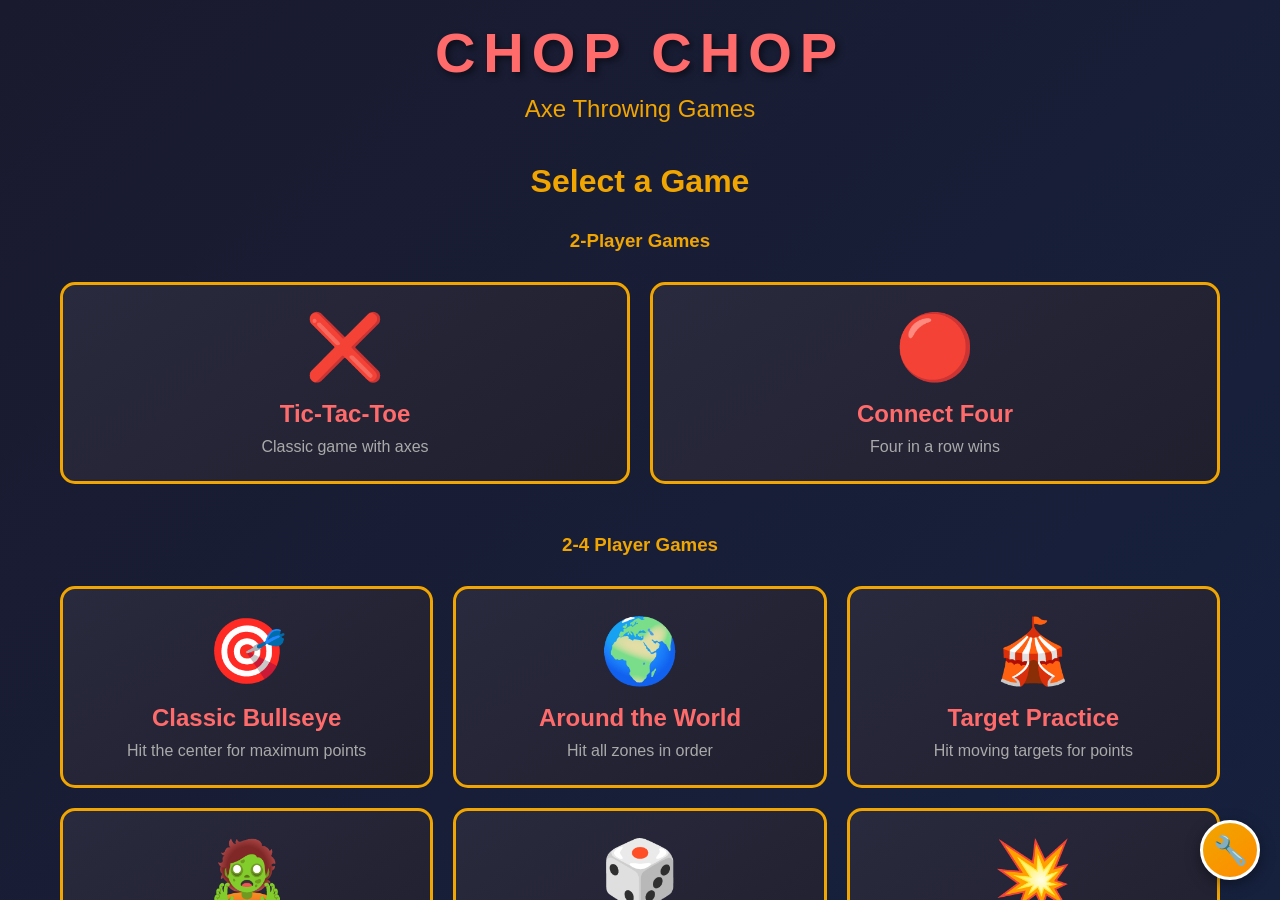
<file: index.html>
<!DOCTYPE html>
<html lang="en">
<head>
    <meta charset="UTF-8">
    <meta name="viewport" content="width=device-width, initial-scale=1.0, user-scalable=no">
    <title>Chop Chop - Axe Throwing Games</title>
    <link rel="stylesheet" href="styles.css">
</head>
<body>
    <div id="app">
        <!-- Main Menu -->
        <div id="mainMenu" class="screen active">
            <div class="logo">
                <h1>CHOP CHOP</h1>
                <p class="tagline">Axe Throwing Games</p>
            </div>

            <div class="menu-container">
                <h2>Select a Game</h2>

                <h3 style="color: #f0a500; margin-top: 20px; margin-bottom: 10px; text-align: center;">2-Player Games</h3>
                <div class="game-grid">
                    <button class="game-card" onclick="selectGame('ticTacToe')">
                        <div class="game-icon">❌</div>
                        <h3>Tic-Tac-Toe</h3>
                        <p>Classic game with axes</p>
                    </button>

                    <button class="game-card" onclick="selectGame('connectFour')">
                        <div class="game-icon">🔴</div>
                        <h3>Connect Four</h3>
                        <p>Four in a row wins</p>
                    </button>
                </div>

                <h3 style="color: #f0a500; margin-top: 30px; margin-bottom: 10px; text-align: center;">2-4 Player Games</h3>
                <div class="game-grid">
                    <button class="game-card" onclick="selectGame('bullseye')">
                        <div class="game-icon">🎯</div>
                        <h3>Classic Bullseye</h3>
                        <p>Hit the center for maximum points</p>
                    </button>

                    <button class="game-card" onclick="selectGame('aroundWorld')">
                        <div class="game-icon">🌍</div>
                        <h3>Around the World</h3>
                        <p>Hit all zones in order</p>
                    </button>

                    <button class="game-card" onclick="selectGame('targetPractice')">
                        <div class="game-icon">🎪</div>
                        <h3>Target Practice</h3>
                        <p>Hit moving targets for points</p>
                    </button>

                    <button class="game-card" onclick="selectGame('zombieHunt')">
                        <div class="game-icon">🧟</div>
                        <h3>Zombie Hunt</h3>
                        <p>Eliminate the undead horde</p>
                    </button>

                    <button class="game-card" onclick="selectGame('21')">
                        <div class="game-icon">🎲</div>
                        <h3>21 Game</h3>
                        <p>First to 21 points wins</p>
                    </button>

                    <button class="game-card" onclick="selectGame('knockout')">
                        <div class="game-icon">💥</div>
                        <h3>Cricket</h3>
                        <p>Close all numbers and score points</p>
                    </button>

                    <button class="game-card" onclick="selectGame('axeCrush')">
                        <div class="game-icon">💎</div>
                        <h3>Axe Crush</h3>
                        <p>Match-3 puzzle with axes</p>
                    </button>

                    <button class="game-card" onclick="selectGame('axeMemory')">
                        <div class="game-icon">🎴</div>
                        <h3>Axe Memory</h3>
                        <p>Find matching pairs</p>
                    </button>

                    <button class="game-card" onclick="selectGame('axeWordWack')">
                        <div class="game-icon">🔤</div>
                        <h3>Axe Word Wack</h3>
                        <p>Reveal the hidden word</p>
                    </button>

                    <button class="game-card" onclick="selectGame('emojiFrenzy')">
                        <div class="game-icon">😂</div>
                        <h3>Emoji Frenzy</h3>
                        <p>Hit the target emoji</p>
                    </button>

                    <button class="game-card" onclick="selectGame('badAxe')">
                        <div class="game-icon">🏀</div>
                        <h3>BAD AXE</h3>
                        <p>Trick-shot HORSE game</p>
                    </button>

                    <button class="game-card" onclick="selectGame('infectionMode')">
                        <div class="game-icon">🦠</div>
                        <h3>Infection Mode</h3>
                        <p>Team conversion battle</p>
                    </button>

                    <button class="game-card" onclick="selectGame('landmines')">
                        <div class="game-icon">💣</div>
                        <h3>Landmines</h3>
                        <p>Climb the ladder, avoid mines</p>
                    </button>

                    <button class="game-card" onclick="selectGame('throwRoyale')">
                        <div class="game-icon">👑</div>
                        <h3>Throw Royale</h3>
                        <p>Battle royale elimination</p>
                    </button>

                    <button class="game-card" onclick="selectGame('dateNight')">
                        <div class="game-icon">💕</div>
                        <h3>Date Night Mode</h3>
                        <p>Romantic couples mode</p>
                    </button>

                    <button class="game-card" onclick="selectGame('merryAxemas')">
                        <div class="game-icon">🎄</div>
                        <h3>Merry Axe-mas</h3>
                        <p>Festive Christmas mode</p>
                    </button>
                </div>

                <div class="menu-buttons">
                    <button class="btn-menu" onclick="showSettings()">⚙️ Settings</button>
                    <button class="btn-menu" onclick="showHelp()">❓ Help</button>
                </div>
            </div>
        </div>

        <!-- Player Setup Screen -->
        <div id="playerSetup" class="screen">
            <div class="setup-container">
                <h2>Player Setup</h2>
                <div class="player-input">
                    <label>Number of Players:</label>
                    <div class="number-selector">
                        <button onclick="changePlayerCount(-1)">-</button>
                        <span id="playerCount">2</span>
                        <button onclick="changePlayerCount(1)">+</button>
                    </div>
                </div>

                <div id="playerNames"></div>

                <button class="btn-primary" onclick="startGame()">Start Game</button>
                <button class="btn-secondary" onclick="backToMenu()">Back</button>
            </div>
        </div>

        <!-- Game Screen -->
        <div id="gameScreen" class="screen">
            <!-- Game Header -->
            <div class="game-header">
                <div class="game-info">
                    <h2 id="gameTitle"></h2>
                    <div id="gameInstructions"></div>
                </div>
                <button class="btn-exit" onclick="exitGame()">Exit Game</button>
            </div>

            <!-- Scoreboard -->
            <div id="scoreboard" class="scoreboard"></div>

            <!-- Game Canvas Area -->
            <div class="game-container">
                <div id="gameCanvas" class="game-canvas">
                    <!-- Game-specific content will be rendered here -->
                </div>

                <!-- Click indicator -->
                <div id="clickIndicator" class="click-indicator"></div>
            </div>

            <!-- Game Controls -->
            <div class="game-controls">
                <div id="currentPlayerDisplay" class="current-player"></div>
                <div class="control-buttons">
                    <button id="undoBtn" class="btn-control" onclick="undoLastHit()">Undo</button>
                    <button id="nextPlayerBtn" class="btn-control btn-primary" onclick="nextPlayer()">Next Player</button>
                </div>
            </div>
        </div>

        <!-- Game Over Screen -->
        <div id="gameOver" class="screen">
            <div class="gameover-container">
                <h1>Game Over!</h1>
                <div id="winnerDisplay"></div>
                <div id="finalScores"></div>
                <div class="gameover-buttons">
                    <button class="btn-primary" onclick="playAgain()">Play Again</button>
                    <button class="btn-secondary" onclick="backToMenu()">Main Menu</button>
                </div>
            </div>
        </div>

        <!-- Settings Screen -->
        <div id="settingsScreen" class="screen">
            <div class="settings-container">
                <h1>⚙️ Settings</h1>
                <div class="settings-content">
                    <h2>Game Features</h2>

                    <div class="setting-item">
                        <div class="setting-label">
                            <h3>Moving Targets</h3>
                            <p>Enable or disable target movement in Target Practice and Zombie Hunt</p>
                        </div>
                        <label class="toggle-switch">
                            <input type="checkbox" id="movingTargetsToggle" onchange="toggleMovingTargets()">
                            <span class="toggle-slider"></span>
                        </label>
                    </div>

                    <div class="setting-item">
                        <div class="setting-label">
                            <h3>Zombie Hunt Countdown Timer</h3>
                            <p>Show countdown timer in Zombie Hunt game</p>
                        </div>
                        <label class="toggle-switch">
                            <input type="checkbox" id="zombieTimerToggle" onchange="toggleZombieTimer()">
                            <span class="toggle-slider"></span>
                        </label>
                    </div>

                    <div class="setting-item">
                        <div class="setting-label">
                            <h3>21 Game - Hard Mode</h3>
                            <p>Hard Mode: Score resets to 0 if you go over 21. Easy Mode: Score stays the same if you go over 21.</p>
                        </div>
                        <label class="toggle-switch">
                            <input type="checkbox" id="hardModeToggle" checked onchange="toggleHardMode()">
                            <span class="toggle-slider"></span>
                        </label>
                    </div>

                    <h2 style="margin-top: 30px;">Movement Settings</h2>

                    <div class="setting-item">
                        <div class="setting-label">
                            <h3>Target Movement Duration (seconds)</h3>
                            <p>How long targets move before becoming static</p>
                        </div>
                        <input type="number" id="moveDuration" min="1" max="10" value="3" style="width: 80px; padding: 10px; font-size: 1rem; border: 2px solid #555; border-radius: 5px; background: #2a2a3e; color: #fff;" onchange="updateMoveDuration()">
                    </div>

                    <div class="setting-item">
                        <div class="setting-label">
                            <h3>Target Static Duration (seconds)</h3>
                            <p>How long targets stay static before moving again</p>
                        </div>
                        <input type="number" id="staticDuration" min="1" max="20" value="5" style="width: 80px; padding: 10px; font-size: 1rem; border: 2px solid #555; border-radius: 5px; background: #2a2a3e; color: #fff;" onchange="updateStaticDuration()">
                    </div>

                    <h2 style="margin-top: 30px;">Zombie Hunt Settings</h2>

                    <div class="setting-item">
                        <div class="setting-label">
                            <h3>Zombie Hunt Countdown Time (seconds)</h3>
                            <p>How long each player has in Zombie Hunt</p>
                        </div>
                        <input type="number" id="zombieCountdown" min="10" max="300" value="60" style="width: 80px; padding: 10px; font-size: 1rem; border: 2px solid #555; border-radius: 5px; background: #2a2a3e; color: #fff;" onchange="updateZombieCountdown()">
                    </div>

                    <div class="setting-item">
                        <div class="setting-label">
                            <h3>Zombie Despawn Time (seconds)</h3>
                            <p>How long zombies stay on screen before disappearing</p>
                        </div>
                        <input type="number" id="zombieDespawnTime" min="3" max="30" value="20" style="width: 80px; padding: 10px; font-size: 1rem; border: 2px solid #555; border-radius: 5px; background: #2a2a3e; color: #fff;" onchange="updateZombieDespawnTime()">
                    </div>

                    <div class="setting-item">
                        <div class="setting-label">
                            <h3>Max Zombies on Screen</h3>
                            <p>Maximum number of zombies that can appear at once</p>
                        </div>
                        <input type="number" id="maxZombies" min="1" max="20" value="5" style="width: 80px; padding: 10px; font-size: 1rem; border: 2px solid #555; border-radius: 5px; background: #2a2a3e; color: #fff;" onchange="updateMaxZombies()">
                    </div>

                    <h2 style="margin-top: 30px;">Target Practice Settings</h2>

                    <div class="setting-item">
                        <div class="setting-label">
                            <h3>Max Targets on Screen</h3>
                            <p>Maximum number of targets in Target Practice and Zombie Hunt games</p>
                        </div>
                        <input type="number" id="maxTargets" min="1" max="20" value="5" style="width: 80px; padding: 10px; font-size: 1rem; border: 2px solid #555; border-radius: 5px; background: #2a2a3e; color: #fff;" onchange="updateMaxTargets()">
                    </div>

                    <h2 style="margin-top: 30px;">Axe Crush Settings</h2>

                    <div class="setting-item">
                        <div class="setting-label">
                            <h3>Grid Size (Columns × Rows)</h3>
                            <p>Size of the game grid</p>
                        </div>
                        <select id="crushGridSize" style="width: 120px; padding: 10px; font-size: 1rem; border: 2px solid #555; border-radius: 5px; background: #2a2a3e; color: #fff;" onchange="updateCrushGridSize()">
                            <option value="7,8">7 × 8</option>
                            <option value="6,6">6 × 6</option>
                            <option value="8,8">8 × 8</option>
                        </select>
                    </div>

                    <div class="setting-item">
                        <div class="setting-label">
                            <h3>Number of Icon Types</h3>
                            <p>More icon types makes the game harder</p>
                        </div>
                        <input type="number" id="crushIconTypes" min="3" max="8" value="5" style="width: 80px; padding: 10px; font-size: 1rem; border: 2px solid #555; border-radius: 5px; background: #2a2a3e; color: #fff;" onchange="updateCrushIconTypes()">
                    </div>

                    <div class="setting-item">
                        <div class="setting-label">
                            <h3>Minimum Group Size</h3>
                            <p>Smallest group that will clear and score points</p>
                        </div>
                        <input type="number" id="crushMinGroupSize" min="2" max="5" value="3" style="width: 80px; padding: 10px; font-size: 1rem; border: 2px solid #555; border-radius: 5px; background: #2a2a3e; color: #fff;" onchange="updateCrushMinGroupSize()">
                    </div>

                    <div class="setting-item">
                        <div class="setting-label">
                            <h3>Throws per Player</h3>
                            <p>Total throws each player gets in Axe Crush</p>
                        </div>
                        <input type="number" id="crushThrowsPerPlayer" min="5" max="20" value="12" style="width: 80px; padding: 10px; font-size: 1rem; border: 2px solid #555; border-radius: 5px; background: #2a2a3e; color: #fff;" onchange="updateCrushThrowsPerPlayer()">
                    </div>

                    <div class="setting-item">
                        <div class="setting-label">
                            <h3>Enable Combo Cascades</h3>
                            <p>New matches created by falling icons automatically clear and grant bonus points</p>
                        </div>
                        <label class="toggle-switch">
                            <input type="checkbox" id="crushEnableCascades" checked onchange="updateCrushEnableCascades()">
                            <span class="toggle-slider"></span>
                        </label>
                    </div>

                    <h2 style="margin-top: 30px;">Axe Memory Settings</h2>

                    <div class="setting-item">
                        <div class="setting-label">
                            <h3>Grid Size (tiles)</h3>
                            <p>Total number of tiles (must be an even number)</p>
                        </div>
                        <select id="memoryGridSize" style="width: 120px; padding: 10px; font-size: 1rem; border: 2px solid #555; border-radius: 5px; background: #2a2a3e; color: #fff;" onchange="updateMemoryGridSize()">
                            <option value="16" selected>4 × 4 (16 tiles)</option>
                            <option value="24">4 × 6 (24 tiles)</option>
                            <option value="36">6 × 6 (36 tiles)</option>
                        </select>
                    </div>

                    <div class="setting-item">
                        <div class="setting-label">
                            <h3>Extra Turn on Match</h3>
                            <p>Players who find a pair immediately take another turn</p>
                        </div>
                        <label class="toggle-switch">
                            <input type="checkbox" id="memoryExtraTurnOnMatch" checked onchange="updateMemoryExtraTurnOnMatch()">
                            <span class="toggle-slider"></span>
                        </label>
                    </div>

                    <div class="setting-item">
                        <div class="setting-label">
                            <h3>Reveal Duration (seconds)</h3>
                            <p>How long unmatched tiles stay face-up before flipping back</p>
                        </div>
                        <input type="number" id="memoryRevealDuration" min="0.5" max="5" step="0.5" value="1.5" style="width: 80px; padding: 10px; font-size: 1rem; border: 2px solid #555; border-radius: 5px; background: #2a2a3e; color: #fff;" onchange="updateMemoryRevealDuration()">
                    </div>

                    <h2 style="margin-top: 30px;">Axe Word Wack Settings</h2>

                    <div class="setting-item">
                        <div class="setting-label">
                            <h3>Word Category</h3>
                            <p>Category for word selection</p>
                        </div>
                        <select id="wordCategory" style="width: 150px; padding: 10px; font-size: 1rem; border: 2px solid #555; border-radius: 5px; background: #2a2a3e; color: #fff;" onchange="updateWordCategory()">
                            <option value="Random" selected>Random</option>
                            <option value="Movies">Movies</option>
                            <option value="Countries">Countries</option>
                            <option value="Skopje">Skopje</option>
                        </select>
                    </div>

                    <div class="setting-item">
                        <div class="setting-label">
                            <h3>Points per Correct Letter</h3>
                            <p>Base score per occurrence of a correct letter</p>
                        </div>
                        <input type="number" id="wordPointsPerLetter" min="1" max="50" value="10" style="width: 80px; padding: 10px; font-size: 1rem; border: 2px solid #555; border-radius: 5px; background: #2a2a3e; color: #fff;" onchange="updateWordPointsPerLetter()">
                    </div>

                    <div class="setting-item">
                        <div class="setting-label">
                            <h3>Full Word Bonus</h3>
                            <p>Extra points for guessing the whole word correctly</p>
                        </div>
                        <input type="number" id="wordFullWordBonus" min="0" max="200" value="50" style="width: 80px; padding: 10px; font-size: 1rem; border: 2px solid #555; border-radius: 5px; background: #2a2a3e; color: #fff;" onchange="updateWordFullWordBonus()">
                    </div>

                    <div class="setting-item">
                        <div class="setting-label">
                            <h3>Wrong Letter Penalty</h3>
                            <p>Points lost for hitting a letter not in the word</p>
                        </div>
                        <input type="number" id="wordWrongLetterPenalty" min="-20" max="0" value="0" style="width: 80px; padding: 10px; font-size: 1rem; border: 2px solid #555; border-radius: 5px; background: #2a2a3e; color: #fff;" onchange="updateWordWrongLetterPenalty()">
                    </div>

                    <h2 style="margin-top: 30px;">Emoji Frenzy Settings</h2>

                    <div class="setting-item">
                        <div class="setting-label">
                            <h3>Rounds per Game</h3>
                            <p>How many rounds are played before the game ends</p>
                        </div>
                        <input type="number" id="emojiRoundsPerGame" min="3" max="15" value="8" style="width: 80px; padding: 10px; font-size: 1rem; border: 2px solid #555; border-radius: 5px; background: #2a2a3e; color: #fff;" onchange="updateEmojiRoundsPerGame()">
                    </div>

                    <div class="setting-item">
                        <div class="setting-label">
                            <h3>Target Emoji Points</h3>
                            <p>Points awarded for hitting the target emoji</p>
                        </div>
                        <input type="number" id="emojiTargetPoints" min="10" max="100" value="20" style="width: 80px; padding: 10px; font-size: 1rem; border: 2px solid #555; border-radius: 5px; background: #2a2a3e; color: #fff;" onchange="updateEmojiTargetPoints()">
                    </div>

                    <div class="setting-item">
                        <div class="setting-label">
                            <h3>Non-Target Emoji Points</h3>
                            <p>Points for hitting any other emoji</p>
                        </div>
                        <input type="number" id="emojiNonTargetPoints" min="-10" max="20" value="5" style="width: 80px; padding: 10px; font-size: 1rem; border: 2px solid #555; border-radius: 5px; background: #2a2a3e; color: #fff;" onchange="updateEmojiNonTargetPoints()">
                    </div>

                    <div class="setting-item">
                        <div class="setting-label">
                            <h3>Non-Target Penalty Mode</h3>
                            <p>Non-target emojis subtract points instead of adding them</p>
                        </div>
                        <label class="toggle-switch">
                            <input type="checkbox" id="emojiPenaltyMode" onchange="updateEmojiPenaltyMode()">
                            <span class="toggle-slider"></span>
                        </label>
                    </div>

                    <div class="setting-item">
                        <div class="setting-label">
                            <h3>Respawn Hit Emojis</h3>
                            <p>Emojis that are hit are replaced with new ones in random positions</p>
                        </div>
                        <label class="toggle-switch">
                            <input type="checkbox" id="emojiRespawnHit" checked onchange="updateEmojiRespawnHit()">
                            <span class="toggle-slider"></span>
                        </label>
                    </div>

                    <h2 style="margin-top: 30px;">BAD AXE Settings</h2>

                    <div class="setting-item">
                        <div class="setting-label">
                            <h3>Shot Zone Type</h3>
                            <p>How trick shots are defined</p>
                        </div>
                        <select id="badaxeShotZoneType" style="width: 200px; padding: 10px; font-size: 1rem; border: 2px solid #555; border-radius: 5px; background: #2a2a3e; color: #fff;" onchange="updateBadaxeShotZoneType()">
                            <option value="Ring only">Ring only</option>
                            <option value="Quadrant only">Quadrant only</option>
                            <option value="Ring + Quadrant" selected>Ring + Quadrant</option>
                        </select>
                    </div>

                    <div class="setting-item">
                        <div class="setting-label">
                            <h3>Letters to Eliminate</h3>
                            <p>How many letters before a player is out</p>
                        </div>
                        <input type="number" id="badaxeLettersToEliminate" min="3" max="10" value="6" style="width: 80px; padding: 10px; font-size: 1rem; border: 2px solid #555; border-radius: 5px; background: #2a2a3e; color: #fff;" onchange="updateBadaxeLettersToEliminate()">
                    </div>

                    <h2 style="margin-top: 30px;">Infection Mode Settings</h2>

                    <div class="setting-item">
                        <div class="setting-label">
                            <h3>Initial Infected Players</h3>
                            <p>How many players start as Infected</p>
                        </div>
                        <input type="number" id="infectionInitialInfected" min="1" max="3" value="1" style="width: 80px; padding: 10px; font-size: 1rem; border: 2px solid #555; border-radius: 5px; background: #2a2a3e; color: #fff;" onchange="updateInfectionInitialInfected()">
                    </div>

                    <div class="setting-item">
                        <div class="setting-label">
                            <h3>Throws per Player (per duel)</h3>
                            <p>Number of throws each player gets in a duel</p>
                        </div>
                        <input type="number" id="infectionThrowsPerDuel" min="1" max="5" value="2" style="width: 80px; padding: 10px; font-size: 1rem; border: 2px solid #555; border-radius: 5px; background: #2a2a3e; color: #fff;" onchange="updateInfectionThrowsPerDuel()">
                    </div>

                    <div class="setting-item">
                        <div class="setting-label">
                            <h3>Total Game Time (minutes)</h3>
                            <p>Optional timer for the whole game</p>
                        </div>
                        <input type="number" id="infectionGameTime" min="5" max="60" value="20" style="width: 80px; padding: 10px; font-size: 1rem; border: 2px solid #555; border-radius: 5px; background: #2a2a3e; color: #fff;" onchange="updateInfectionGameTime()">
                    </div>

                    <div class="setting-item">
                        <div class="setting-label">
                            <h3>Survivor Victory Condition</h3>
                            <p>How survivors can win</p>
                        </div>
                        <select id="infectionVictoryCondition" style="width: 200px; padding: 10px; font-size: 1rem; border: 2px solid #555; border-radius: 5px; background: #2a2a3e; color: #fff;" onchange="updateInfectionVictoryCondition()">
                            <option value="Timer Only" selected>Timer Only</option>
                            <option value="Duel Wins Target">Duel Wins Target (5 wins)</option>
                            <option value="Timer OR Duel Wins">Timer OR Duel Wins</option>
                        </select>
                    </div>

                    <h2 style="margin-top: 30px;">Landmines Settings</h2>

                    <div class="setting-item">
                        <div class="setting-label">
                            <h3>Target Score</h3>
                            <p>Top of the ladder</p>
                        </div>
                        <input type="number" id="landminesTargetScore" min="30" max="200" value="100" style="width: 80px; padding: 10px; font-size: 1rem; border: 2px solid #555; border-radius: 5px; background: #2a2a3e; color: #fff;" onchange="updateLandminesTargetScore()">
                    </div>

                    <div class="setting-item">
                        <div class="setting-label">
                            <h3>Landmine Scores (comma-separated)</h3>
                            <p>Which scores act as landmines</p>
                        </div>
                        <input type="text" id="landminesScores" value="25,50,75" style="width: 150px; padding: 10px; font-size: 1rem; border: 2px solid #555; border-radius: 5px; background: #2a2a3e; color: #fff;" onchange="updateLandminesScores()">
                    </div>

                    <div class="setting-item">
                        <div class="setting-label">
                            <h3>Checkpoint Interval</h3>
                            <p>Safe scores to fall back to</p>
                        </div>
                        <input type="number" id="landminesCheckpointInterval" min="5" max="25" value="10" style="width: 80px; padding: 10px; font-size: 1rem; border: 2px solid #555; border-radius: 5px; background: #2a2a3e; color: #fff;" onchange="updateLandminesCheckpointInterval()">
                    </div>

                    <div class="setting-item">
                        <div class="setting-label">
                            <h3>Throws per Turn</h3>
                            <p>Number of throws each player gets before passing the turn</p>
                        </div>
                        <input type="number" id="landminesThrowsPerTurn" min="1" max="5" value="1" style="width: 80px; padding: 10px; font-size: 1rem; border: 2px solid #555; border-radius: 5px; background: #2a2a3e; color: #fff;" onchange="updateLandminesThrowsPerTurn()">
                    </div>

                    <h2 style="margin-top: 30px;">Throw Royale Settings</h2>

                    <div class="setting-item">
                        <div class="setting-label">
                            <h3>Starting Lives</h3>
                            <p>Number of hearts each player begins with</p>
                        </div>
                        <input type="number" id="royaleStartingLives" min="1" max="5" value="3" style="width: 80px; padding: 10px; font-size: 1rem; border: 2px solid #555; border-radius: 5px; background: #2a2a3e; color: #fff;" onchange="updateRoyaleStartingLives()">
                    </div>

                    <div class="setting-item">
                        <div class="setting-label">
                            <h3>Tie Rule</h3>
                            <p>What happens when multiple players tie for lowest</p>
                        </div>
                        <select id="royaleTieRule" style="width: 200px; padding: 10px; font-size: 1rem; border: 2px solid #555; border-radius: 5px; background: #2a2a3e; color: #fff;" onchange="updateRoyaleTieRule()">
                            <option value="All Lowest Lose 1 Life" selected>All Lowest Lose 1 Life</option>
                            <option value="Sudden-Death Tie-Breaker">Sudden-Death Tie-Breaker</option>
                        </select>
                    </div>

                    <h2 style="margin-top: 30px;">Date Night Settings</h2>

                    <div class="setting-item">
                        <div class="setting-label">
                            <h3>Heart Zone Multiplier</h3>
                            <p>Multiplier for points in heart zones</p>
                        </div>
                        <input type="number" id="dateHeartMultiplier" min="1" max="5" value="2" style="width: 80px; padding: 10px; font-size: 1rem; border: 2px solid #555; border-radius: 5px; background: #2a2a3e; color: #fff;" onchange="updateDateHeartMultiplier()">
                    </div>

                    <div class="setting-item">
                        <div class="setting-label">
                            <h3>Number of Heart Zones</h3>
                            <p>How many bonus heart areas appear on the board</p>
                        </div>
                        <input type="number" id="dateHeartZones" min="2" max="8" value="4" style="width: 80px; padding: 10px; font-size: 1rem; border: 2px solid #555; border-radius: 5px; background: #2a2a3e; color: #fff;" onchange="updateDateHeartZones()">
                    </div>

                    <div class="setting-item">
                        <div class="setting-label">
                            <h3>Enable Date Dares</h3>
                            <p>Hitting the special icon triggers fun on-screen prompts</p>
                        </div>
                        <label class="toggle-switch">
                            <input type="checkbox" id="dateEnableDares" checked onchange="updateDateEnableDares()">
                            <span class="toggle-slider"></span>
                        </label>
                    </div>

                    <div class="setting-item">
                        <div class="setting-label">
                            <h3>Throws per Player</h3>
                            <p>Total throws for each player during Date Night Mode</p>
                        </div>
                        <input type="number" id="dateThrowsPerPlayer" min="5" max="20" value="10" style="width: 80px; padding: 10px; font-size: 1rem; border: 2px solid #555; border-radius: 5px; background: #2a2a3e; color: #fff;" onchange="updateDateThrowsPerPlayer()">
                    </div>

                    <h2 style="margin-top: 30px;">Merry Axe-mas Settings</h2>

                    <div class="setting-item">
                        <div class="setting-label">
                            <h3>Enable Merry Axe-mas</h3>
                            <p>Show or hide the Merry Axe-mas game from the main menu</p>
                        </div>
                        <label class="toggle-switch">
                            <input type="checkbox" id="xmasEnabled" checked onchange="updateXmasEnabled()">
                            <span class="toggle-slider"></span>
                        </label>
                    </div>

                    <div class="setting-item">
                        <div class="setting-label">
                            <h3>Gift Values (comma-separated)</h3>
                            <p>Point values for different presents/ornaments on the tree</p>
                        </div>
                        <input type="text" id="xmasGiftValues" value="10,20,30,50" style="width: 150px; padding: 10px; font-size: 1rem; border: 2px solid #555; border-radius: 5px; background: #2a2a3e; color: #fff;" onchange="updateXmasGiftValues()">
                    </div>

                    <div class="setting-item">
                        <div class="setting-label">
                            <h3>Throws per Player</h3>
                            <p>Total throws each player gets in Merry Axe-mas</p>
                        </div>
                        <input type="number" id="xmasThrowsPerPlayer" min="5" max="20" value="10" style="width: 80px; padding: 10px; font-size: 1rem; border: 2px solid #555; border-radius: 5px; background: #2a2a3e; color: #fff;" onchange="updateXmasThrowsPerPlayer()">
                    </div>
                </div>
                <button class="btn-primary" onclick="backToMenu()">Back to Menu</button>
            </div>
        </div>

        <!-- Help Screen -->
        <div id="helpScreen" class="screen">
            <div class="help-container">
                <h1>❓ Help & Instructions</h1>
                <div class="help-content">

                    <div class="help-section">
                        <h2>🎯 Classic Bullseye</h2>
                        <p><strong>How to Play:</strong> Click on the target where your axe hit. Each player gets 5 throws. The center bullseye is worth the most points!</p>
                        <p><strong>Scoring:</strong> Bullseye (50), Red ring (25), White ring (15), Black ring (10), Orange ring (5), Outer ring (1)</p>
                    </div>

                    <div class="help-section">
                        <h2>🌍 Around the World</h2>
                        <p><strong>How to Play:</strong> Hit all 12 zones in numerical order (1-12). The active zone is highlighted.</p>
                        <p><strong>Scoring:</strong> Each correct zone hit earns 10 points. First player to complete all zones wins!</p>
                    </div>

                    <div class="help-section">
                        <h2>❌ Tic-Tac-Toe</h2>
                        <p><strong>How to Play:</strong> Two players take turns clicking cells. Get three in a row (horizontal, vertical, or diagonal) to win!</p>
                        <p><strong>Controls:</strong> Click any empty cell to place your symbol. Winner gets 100 points!</p>
                    </div>

                    <div class="help-section">
                        <h2>🎪 Target Practice</h2>
                        <p><strong>How to Play:</strong> Click on moving targets to hit them. Each player gets 10 throws.</p>
                        <p><strong>Scoring:</strong> Targets are worth 10, 20, 30, 50, or 100 points. Hit high-value targets for the win!</p>
                        <p><strong>Settings:</strong> You can disable target movement, customize how long targets move and stay static, and adjust the maximum number of targets on screen (default: 5)</p>
                    </div>

                    <div class="help-section">
                        <h2>🧟 Zombie Hunt</h2>
                        <p><strong>How to Play:</strong> Click on zombies to eliminate them. You have a countdown timer to get the highest score!</p>
                        <p><strong>Scoring:</strong> Each zombie is worth 10 points. Zombies spawn faster as you progress!</p>
                        <p><strong>Settings:</strong> You can disable zombie movement, customize how long zombies move and stay static, change the countdown time, adjust zombie despawn time (default: 20s), and set the maximum number of zombies on screen (default: 5)</p>
                    </div>

                    <div class="help-section">
                        <h2>🔴 Connect Four</h2>
                        <p><strong>How to Play:</strong> Two players drop discs into columns. Get four in a row to win!</p>
                        <p><strong>Controls:</strong> Click any column to drop your disc. It will fall to the lowest available spot. Winner gets 100 points!</p>
                    </div>

                    <div class="help-section">
                        <h2>🎲 21 Game</h2>
                        <p><strong>How to Play:</strong> Click the target to score points. First player to reach exactly 21 wins!</p>
                        <p><strong>Scoring:</strong> Center (7), Red (5), White (3), Black (2), Orange (1), Outer (0)</p>
                        <p><strong>Easy Mode (Default):</strong> Going over 21 keeps your previous score and moves to the next player.</p>
                        <p><strong>Hard Mode:</strong> Going over 21 resets your score to 0!</p>
                        <p><strong>Settings:</strong> You can toggle between Easy and Hard mode in Settings</p>
                    </div>

                    <div class="help-section">
                        <h2>💥 Cricket</h2>
                        <p><strong>How to Play:</strong> Click numbers to mark them. Hit each number (15-20, 25) three times to "close" it.</p>
                        <p><strong>Scoring:</strong> After closing a number, hitting it again scores points (only if opponents haven't closed it).</p>
                        <p><strong>Marks:</strong> / = 1 hit, X = 2 hits, ⊗ = 3 hits (closed)</p>
                        <p><strong>Winning:</strong> First player to close all numbers with the most points wins!</p>
                    </div>

                    <div class="help-section">
                        <h2>💎 Axe Crush</h2>
                        <p><strong>How to Play:</strong> Hit any icon on the grid. If it's part of a group of 3 or more matching icons, the whole group explodes and you score points! New icons fall from the top to fill the gaps.</p>
                        <p><strong>Scoring:</strong> Larger groups = more points. Example: 3 icons = 30 points, 5 icons = 50 points. Optional combo bonuses for chain reactions.</p>
                        <p><strong>Winning:</strong> Each player gets X throws. Highest total score wins!</p>
                    </div>

                    <div class="help-section">
                        <h2>🎴 Axe Memory</h2>
                        <p><strong>How to Play:</strong> Each turn you get two throws. Hit a tile to flip it and reveal the icon. Hit a second tile and try to find its matching pair.</p>
                        <p><strong>Scoring:</strong> Every correct pair you find is worth 1 point and is removed from the board.</p>
                        <p><strong>Winning:</strong> When all pairs are found, the player with the most pairs wins!</p>
                    </div>

                    <div class="help-section">
                        <h2>🔤 Axe Word Wack</h2>
                        <p><strong>How to Play:</strong> Hit a letter tile to guess that letter in the secret word or phrase. If the letter appears, all matching spots are revealed and you score points.</p>
                        <p><strong>Scoring:</strong> Each correct letter awards points for every time it appears. Bonus points for correctly guessing the whole word. Wrong letters can lose points (optional).</p>
                        <p><strong>Winning:</strong> When the word is fully solved or time runs out, the player with the most points wins.</p>
                    </div>

                    <div class="help-section">
                        <h2>😂 Emoji Frenzy</h2>
                        <p><strong>How to Play:</strong> Each round, one emoji is chosen as the target. Aim for that emoji! Hit the correct emoji to earn big points. Other emojis score fewer points or may even lose points (depending on settings).</p>
                        <p><strong>Scoring:</strong> Target emoji = high score. Non-target emojis = smaller score or penalty.</p>
                        <p><strong>Winning:</strong> After X rounds, the player with the highest total score wins.</p>
                    </div>

                    <div class="help-section">
                        <h2>🏀 BAD AXE</h2>
                        <p><strong>How to Play:</strong> Players take turns calling a trick shot on the target. By default, you call which ring to hit (e.g., "Red ring"). If you make the shot, everyone else must copy it. Miss your own shot and you earn a letter.</p>
                        <p><strong>Scoring:</strong> Each missed copy adds a letter: B, then A, then D, A, X, E. When you have all six letters, you're out.</p>
                        <p><strong>Winning:</strong> Last player who hasn't spelled B-A-D-A-X-E wins.</p>
                        <p><strong>Settings:</strong> You can change shot zone type to include quadrants or ring+quadrant combinations for more challenging gameplay.</p>
                    </div>

                    <div class="help-section">
                        <h2>🦠 Infection Mode</h2>
                        <p><strong>How to Play:</strong> Players are split into Survivors and Infected. Each round, a Survivor duels an Infected player in a standard scoring match.</p>
                        <p><strong>Scoring:</strong> Both players throw a set number of axes. Highest total wins the duel.</p>
                        <p><strong>Conversion:</strong> If the Infected player wins, the Survivor switches teams and becomes Infected. If the Survivor wins or ties, they stay human.</p>
                        <p><strong>Winning:</strong> Infected win if everyone becomes Infected. Survivors win if at least one Survivor is left when time runs out or when they reach the target number of Survivor victories.</p>
                    </div>

                    <div class="help-section">
                        <h2>💣 Landmines</h2>
                        <p><strong>How to Play:</strong> Climb the score ladder by throwing axes at the Classic Bullseye. Each throw moves your marker up by the number of points you score.</p>
                        <p><strong>Landmines:</strong> Some scores are marked as landmines. If you land exactly on a landmine, you get blown back to the last safe checkpoint.</p>
                        <p><strong>Winning:</strong> First player to reach the top of the ladder (target score) wins!</p>
                    </div>

                    <div class="help-section">
                        <h2>👑 Throw Royale</h2>
                        <p><strong>How to Play:</strong> Every round, all players throw once at the Classic Bullseye. The lowest score loses a life.</p>
                        <p><strong>Scoring:</strong> Standard target scoring. Hearts show how many lives each player has left. After all players throw, scores are displayed for 2 seconds before processing the round results.</p>
                        <p><strong>Winning:</strong> Keep your lives as long as possible. Last player with at least one life remaining wins.</p>
                    </div>

                    <div class="help-section">
                        <h2>💕 Date Night Mode</h2>
                        <p><strong>How to Play:</strong> Throw at the heart-themed target and try to land in the bonus heart zones for extra points. Play as a couple or couple vs couple – your points are added together.</p>
                        <p><strong>Scoring:</strong> Standard Bullseye scoring plus bonus multipliers for heart zones. Optional "date dares" can appear when you hit the special icon.</p>
                        <p><strong>Winning:</strong> Couple or team with the highest combined score at the end of the game wins.</p>
                    </div>

                    <div class="help-section">
                        <h2>🎄 Merry Axe-mas</h2>
                        <p><strong>How to Play:</strong> Celebrate the holidays with a festive Christmas tree! Hit the presents and ornaments hanging on the tree to score points. Each gift has a different point value.</p>
                        <p><strong>Scoring:</strong> Points are awarded based on which gift or ornament you hit. Values can be customized in settings.</p>
                        <p><strong>Winning:</strong> After all players have thrown, highest score wins.</p>
                    </div>

                    <div class="help-section">
                        <h2>🎮 General Controls</h2>
                        <p><strong>Next Player:</strong> Click this button when you're done with your turn (or game will auto-advance)</p>
                        <p><strong>Undo:</strong> Click to undo your last action if you made a mistake</p>
                        <p><strong>Exit Game:</strong> Return to main menu (progress will be lost)</p>
                    </div>

                </div>
                <button class="btn-primary" onclick="backToMenu()">Back to Menu</button>
            </div>
        </div>

        <!-- Confirmation Modal -->
        <div id="confirmModal" class="modal-overlay">
            <div class="modal-content">
                <h2 id="modalTitle">Confirm</h2>
                <p id="modalMessage">Are you sure?</p>
                <div class="modal-buttons">
                    <button class="btn-primary" id="modalConfirm">OK</button>
                    <button class="btn-secondary" id="modalCancel">Cancel</button>
                </div>
            </div>
        </div>
    </div>

    <script src="app.js"></script>
    <script src="games.js"></script>
    <script src="debug-panel.js"></script>
</body>
</html>
</file>
<file: styles.css>
/* Reset and Base Styles */
* {
    margin: 0;
    padding: 0;
    box-sizing: border-box;
    -webkit-tap-highlight-color: transparent;
}

body {
    font-family: 'Segoe UI', Tahoma, Geneva, Verdana, sans-serif;
    background: linear-gradient(135deg, #1a1a2e 0%, #16213e 100%);
    color: #fff;
    overflow: hidden;
    touch-action: manipulation;
    user-select: none;
    -webkit-user-select: none;
}

/* CSS Variables for Debug Panel */
:root {
    /* Bullseye Games */
    --bullseye-ring1: 82px;
    --bullseye-ring2: 165px;
    --bullseye-ring3: 248px;
    --bullseye-ring4: 330px;
    --bullseye-ring5: 412px;
    --bullseye-ring6: 495px;
    --bullseye-label-font: 1.2rem;
    --bullseye-containerSize: 550px;

    /* Around the World */
    --aroundTheWorld-zoneSize: 98px;
    --aroundTheWorld-zoneRadius: 392px;
    --aroundTheWorld-positionOffset: 0.65;
    --aroundTheWorld-fontSize: 2.0rem;

    /* Tic-Tac-Toe */
    --ticTacToe-gridSize: 900px;
    --ticTacToe-gap: 15px;
    --ticTacToe-fontSize: 6.0rem;
    --ticTacToe-borderWidth: 4px;

    /* Target Practice */
    --targetPractice-targetSize: 120px;
    --targetPractice-borderWidth: 4px;
    --targetPractice-fontSize: 2.0rem;

    /* Zombie Hunt */
    --zombieHunt-zombieSize: 100px;
    --zombieHunt-fontSize: 5.0rem;

    /* Connect Four */
    --connectFour-gridWidth: 1050px;
    --connectFour-gridHeight: 900px;
    --connectFour-padding: 30px;
    --connectFour-gap: 12px;
    --connectFour-fontSize: 3.0rem;
    --connectFour-borderWidth: 5px;

    /* Cricket/Knockout */
    --cricket-boardMaxWidth: 900px;
    --cricket-numberColWidth: 150px;
    --cricket-cellSize: 112px;
    --cricket-fontSize: 3.5rem;
    --cricket-gap: 10px;

    /* Axe Crush */
    --axeCrush-maxWidth: 600px;
    --axeCrush-fontSize: 2.0rem;
    --axeCrush-borderWidth: 2px;
    --axeCrush-borderRadius: 10px;
    --axeCrush-gap: 5px;

    /* Axe Memory */
    --axeMemory-maxWidth: 600px;
    --axeMemory-fontSize: 2.5rem;
    --axeMemory-borderWidth: 3px;
    --axeMemory-borderRadius: 10px;
    --axeMemory-gap: 10px;

    /* Axe Word Wack */
    --wordWack-maxWidth: 600px;
    --wordWack-solutionFontSize: 2.5rem;
    --wordWack-letterSpacing: 5px;
    --wordWack-letterFontSize: 1.5rem;
    --wordWack-borderWidth: 2px;
    --wordWack-gap: 10px;

    /* Emoji Frenzy */
    --emojiFrenzy-containerWidth: 840px;
    --emojiFrenzy-containerHeight: 700px;
    --emojiFrenzy-headerFontSize: 2.5rem;
    --emojiFrenzy-targetFontSize: 4.2rem;
    --emojiFrenzy-emojiFontSize: 4.2rem;
    --emojiFrenzy-emojiAreaHeight: 490px;
    --emojiFrenzy-borderWidth: 3px;
    --emojiFrenzy-hoverScale: 1.3;

    /* Date Night */
    --dateNight-heartSize: 84px;
    --dateNight-heartFontSize: 2.8rem;
    --dateNight-heartRadius: 150px;
    --dateNight-darePopupPadding: 30px;
    --dateNight-dareTitleFontSize: 1.8rem;
    --dateNight-dareTextFontSize: 1.3rem;

    /* Merry Axe-mas */
    --merryAxemas-treeFontSize: 39.2rem;
    --merryAxemas-starFontSize: 5.6rem;
    --merryAxemas-starTopOffset: -56px;
    --merryAxemas-giftFontSize: 3.0rem;
    --merryAxemas-containerHeight: 840px;
    --merryAxemas-containerMaxWidth: 840px;
    --merryAxemas-snowflakeFontSize: 1.5rem;

    /* Infection Mode */
    --infection-columnPadding: 20px;
    --infection-playerPadding: 10px;
    --infection-borderWidth: 3px;
    --infection-timerFontSize: 1.5rem;

    /* Landmines */
    --landmines-ladderWidth: 250px;
    --landmines-ladderHeight: 600px;
    --landmines-rungPadding: 10px;
    --landmines-scoreFontSize: 1.8rem;

    /* Throw Royale */
    --throwRoyale-playerPadding: 15px;
    --throwRoyale-playerMinWidth: 120px;
    --throwRoyale-heartFontSize: 1.5rem;
    --throwRoyale-scoreFontSize: 1.2rem;
    --throwRoyale-borderWidth: 3px;
}

#app {
    width: 100vw;
    height: 100vh;
    overflow: hidden;
}

/* Screen Management */
.screen {
    display: none;
    width: 100%;
    height: 100%;
    position: absolute;
    top: 0;
    left: 0;
}

.screen.active {
    display: flex;
    flex-direction: column;
    justify-content: center;
    align-items: center;
}

/* Game Screen specific layout - needs to stretch, not center */
#gameScreen.active {
    justify-content: flex-start;
    align-items: stretch;
    padding: 0;
}

/* Main Menu Styles */
#mainMenu {
    padding: 20px;
    overflow-y: auto;
}

#mainMenu.active {
    justify-content: flex-start;
}

.logo {
    text-align: center;
    margin-bottom: 40px;
}

.logo h1 {
    font-size: 4rem;
    font-weight: bold;
    color: #ff6b6b;
    text-shadow: 3px 3px 6px rgba(0,0,0,0.5);
    letter-spacing: 8px;
}

.tagline {
    font-size: 1.5rem;
    color: #f0a500;
    margin-top: 10px;
}

.menu-container {
    max-width: 1200px;
    width: 100%;
}

.menu-container h2 {
    text-align: center;
    font-size: 2rem;
    margin-bottom: 30px;
    color: #f0a500;
}

.game-grid {
    display: grid;
    grid-template-columns: repeat(auto-fit, minmax(250px, 1fr));
    gap: 20px;
    padding: 20px;
}

.game-card {
    background: linear-gradient(145deg, #2a2a3e, #1f1f2e);
    border: 3px solid #f0a500;
    border-radius: 15px;
    padding: 30px;
    cursor: pointer;
    transition: all 0.3s ease;
    text-align: center;
    min-height: 200px;
    display: flex;
    flex-direction: column;
    justify-content: center;
    align-items: center;
}

.game-card:hover, .game-card:active {
    transform: translateY(-5px);
    box-shadow: 0 10px 30px rgba(240, 165, 0, 0.4);
    background: linear-gradient(145deg, #3a3a4e, #2f2f3e);
}

.game-icon {
    font-size: 4rem;
    margin-bottom: 15px;
}

.game-card h3 {
    font-size: 1.5rem;
    color: #ff6b6b;
    margin-bottom: 10px;
}

.game-card p {
    color: #aaa;
    font-size: 1rem;
}

/* Player Setup Styles */
.setup-container {
    background: rgba(42, 42, 62, 0.9);
    border-radius: 20px;
    padding: 40px;
    max-width: 600px;
    width: 90%;
}

.setup-container h2 {
    color: #f0a500;
    font-size: 2.5rem;
    margin-bottom: 30px;
    text-align: center;
}

.player-input {
    margin-bottom: 30px;
}

.player-input label {
    display: block;
    font-size: 1.3rem;
    margin-bottom: 15px;
    color: #fff;
}

.number-selector {
    display: flex;
    justify-content: center;
    align-items: center;
    gap: 30px;
}

.number-selector button {
    width: 60px;
    height: 60px;
    font-size: 2rem;
    background: #f0a500;
    border: none;
    border-radius: 10px;
    color: #1a1a2e;
    cursor: pointer;
    font-weight: bold;
}

.number-selector button:active {
    background: #ff6b6b;
}

.number-selector span {
    font-size: 3rem;
    font-weight: bold;
    color: #ff6b6b;
    min-width: 80px;
    text-align: center;
}

#playerNames {
    margin: 20px 0;
}

.player-name-input {
    margin: 15px 0;
}

.player-name-input label {
    display: block;
    font-size: 1.1rem;
    margin-bottom: 8px;
    color: #f0a500;
}

.player-name-input input {
    width: 100%;
    padding: 15px;
    font-size: 1.2rem;
    border: 2px solid #f0a500;
    border-radius: 10px;
    background: #1a1a2e;
    color: #fff;
}

/* Button Styles */
.btn-primary, .btn-secondary, .btn-control, .btn-exit {
    padding: 18px 40px;
    font-size: 1.3rem;
    border: none;
    border-radius: 10px;
    cursor: pointer;
    font-weight: bold;
    transition: all 0.3s ease;
    margin: 10px;
    min-width: 150px;
}

.btn-primary {
    background: #ff6b6b;
    color: #fff;
}

.btn-primary:hover, .btn-primary:active {
    background: #ff5252;
    transform: scale(1.05);
}

.btn-secondary {
    background: #555;
    color: #fff;
}

.btn-secondary:hover, .btn-secondary:active {
    background: #666;
}

.btn-control {
    background: #f0a500;
    color: #1a1a2e;
}

.btn-control:active {
    background: #ffc107;
}

.btn-exit {
    background: #dc3545;
    color: #fff;
    padding: 12px 25px;
    font-size: 1.1rem;
}

/* Game Screen Styles */
#gameScreen {
    padding: 0;
}

.game-header {
    background: rgba(26, 26, 46, 0.95);
    padding: 15px 30px;
    display: flex;
    justify-content: space-between;
    align-items: center;
    border-bottom: 3px solid #f0a500;
}

.game-info h2 {
    color: #ff6b6b;
    font-size: 2rem;
}

.game-info #gameInstructions {
    color: #aaa;
    font-size: 1rem;
    margin-top: 5px;
}

.scoreboard {
    background: rgba(42, 42, 62, 0.9);
    padding: 15px;
    display: flex;
    justify-content: space-around;
    flex-wrap: wrap;
    gap: 15px;
}

.player-score {
    background: #1a1a2e;
    border: 2px solid #555;
    border-radius: 10px;
    padding: 15px 25px;
    min-width: 150px;
    text-align: center;
}

.player-score.active {
    border-color: #ff6b6b;
    box-shadow: 0 0 20px rgba(255, 107, 107, 0.5);
}

.player-score .player-name {
    font-size: 1.2rem;
    color: #f0a500;
    margin-bottom: 8px;
}

.player-score .score {
    font-size: 2rem;
    font-weight: bold;
    color: #ff6b6b;
}

/* Game Canvas */
.game-container {
    flex: 1;
    position: relative;
    overflow: hidden;
    background: #000;
    min-height: 400px;
}

.game-canvas {
    width: 100%;
    height: 100%;
    position: relative;
    background: radial-gradient(circle at center, #1a1a2e 0%, #000 100%);
}

/* Click Indicator */
.click-indicator {
    position: absolute;
    width: 30px;
    height: 30px;
    border: 3px solid #ff6b6b;
    border-radius: 50%;
    pointer-events: none;
    opacity: 0;
    transition: opacity 0.2s;
    transform: translate(-50%, -50%);
    box-shadow: 0 0 15px rgba(255, 107, 107, 0.8);
}

.click-indicator.show {
    opacity: 1;
}

/* Game Controls */
.game-controls {
    background: rgba(26, 26, 46, 0.95);
    padding: 20px;
    border-top: 3px solid #f0a500;
    display: flex;
    justify-content: space-between;
    align-items: center;
    flex-wrap: wrap;
    gap: 15px;
}

.current-player {
    font-size: 1.5rem;
    color: #fff;
    font-weight: bold;
}

.current-player span {
    color: #ff6b6b;
}

.control-buttons {
    display: flex;
    gap: 15px;
}

/* Target Styles */
.target-bullseye {
    position: absolute;
    top: 50%;
    left: 50%;
    transform: translate(-50%, -50%);
    width: var(--bullseye-containerSize);
    height: var(--bullseye-containerSize);
    border-radius: 50%;
    display: flex;
    align-items: center;
    justify-content: center;
}

.target-ring {
    position: absolute;
    border-radius: 50%;
    top: 50%;
    left: 50%;
    transform: translate(-50%, -50%);
    display: flex;
    justify-content: center;
    align-items: center;
    font-size: 3rem;
    font-weight: bold;
    cursor: pointer;
    border: 3px solid rgba(255, 255, 255, 0.3);
}

.target-ring:hover {
    filter: brightness(1.2);
}

/* Tic-Tac-Toe Grid */
.ttt-grid {
    position: absolute;
    top: 50%;
    left: 50%;
    transform: translate(-50%, -50%);
    display: grid;
    grid-template-columns: repeat(3, 1fr);
    grid-template-rows: repeat(3, 1fr);
    gap: var(--ticTacToe-gap);
    width: var(--ticTacToe-gridSize);
    height: var(--ticTacToe-gridSize);
}

.ttt-cell {
    background: rgba(42, 42, 62, 0.8);
    border: var(--ticTacToe-borderWidth) solid #f0a500;
    border-radius: 10px;
    display: flex;
    justify-content: center;
    align-items: center;
    font-size: var(--ticTacToe-fontSize);
    cursor: pointer;
    transition: all 0.3s;
}

.ttt-cell:hover:not(.filled) {
    background: rgba(240, 165, 0, 0.3);
    transform: scale(1.05);
}

.ttt-cell.filled {
    cursor: not-allowed;
}

/* Connect Four Grid */
.c4-grid {
    position: absolute;
    top: 50%;
    left: 50%;
    transform: translate(-50%, -50%);
    display: grid;
    grid-template-columns: repeat(7, 1fr);
    grid-template-rows: repeat(6, 1fr);
    gap: var(--connectFour-gap);
    width: var(--connectFour-gridWidth);
    height: var(--connectFour-gridHeight);
    background: rgba(42, 42, 62, 0.9);
    padding: var(--connectFour-padding);
    border-radius: 20px;
    border: var(--connectFour-borderWidth) solid #f0a500;
}

.c4-cell {
    background: rgba(26, 26, 46, 0.8);
    border: 2px solid #555;
    border-radius: 50%;
    display: flex;
    justify-content: center;
    align-items: center;
    font-size: var(--connectFour-fontSize);
    cursor: pointer;
    aspect-ratio: 1 / 1;
    line-height: 1;
    width: 100%;
    height: 100%;
    min-width: 0;
    min-height: 0;
}

.c4-cell:hover:not(.filled) {
    background: rgba(240, 165, 0, 0.3);
}

/* Zombie Hunt */
.zombie {
    position: absolute;
    width: var(--zombieHunt-zombieSize);
    height: var(--zombieHunt-zombieSize);
    font-size: var(--zombieHunt-fontSize);
    cursor: pointer;
    transition: all 0.3s;
    /* animation removed - controlled by JavaScript based on settings */
}

.zombie.floating {
    animation: zombieFloat 3s ease-in-out infinite;
}

.zombie:hover {
    transform: scale(1.2);
}

@keyframes zombieFloat {
    0%, 100% { transform: translateY(0); }
    50% { transform: translateY(-20px); }
}

.zombie.hit {
    animation: zombieDeath 0.5s forwards;
}

@keyframes zombieDeath {
    0% { transform: scale(1) rotate(0deg); opacity: 1; }
    100% { transform: scale(0) rotate(360deg); opacity: 0; }
}

/* Target Practice */
.moving-target {
    position: absolute;
    width: var(--targetPractice-targetSize);
    height: var(--targetPractice-targetSize);
    border-radius: 50%;
    background: radial-gradient(circle, #ff6b6b 20%, #f0a500 40%, #fff 60%, #000 80%);
    cursor: pointer;
    border: var(--targetPractice-borderWidth) solid #fff;
    box-shadow: 0 0 25px rgba(255, 107, 107, 0.8);
}

.moving-target .target-value {
    position: absolute;
    top: 50%;
    left: 50%;
    transform: translate(-50%, -50%);
    font-size: var(--targetPractice-fontSize);
    font-weight: bold;
    color: #fff;
    text-shadow: 2px 2px 4px #000;
}

/* Around the World */
.atw-target {
    position: absolute;
    top: 50%;
    left: 50%;
    transform: translate(-50%, -50%);
    width: calc(var(--aroundTheWorld-zoneRadius) * 2);
    height: calc(var(--aroundTheWorld-zoneRadius) * 2);
}

.atw-zone {
    position: absolute;
    cursor: pointer;
    display: flex;
    justify-content: center;
    align-items: center;
    font-size: var(--aroundTheWorld-fontSize);
    font-weight: bold;
    border: 3px solid #fff;
    transition: all 0.3s;
}

.atw-zone.completed {
    background: rgba(0, 255, 0, 0.3) !important;
    border-color: #0f0;
}

.atw-zone.active {
    border-color: #ff6b6b;
    box-shadow: 0 0 30px rgba(255, 107, 107, 0.9);
    animation: pulse 1s infinite;
}

@keyframes pulse {
    0%, 100% { transform: scale(1); }
    50% { transform: scale(1.05); }
}

/* Game Over Screen */
.gameover-container {
    background: rgba(42, 42, 62, 0.95);
    border-radius: 20px;
    padding: 50px;
    max-width: 700px;
    width: 90%;
    text-align: center;
}

.gameover-container h1 {
    font-size: 4rem;
    color: #f0a500;
    margin-bottom: 30px;
}

#winnerDisplay {
    font-size: 2.5rem;
    color: #ff6b6b;
    margin-bottom: 30px;
    font-weight: bold;
}

#finalScores {
    margin-bottom: 30px;
}

.final-score-item {
    font-size: 1.8rem;
    margin: 15px 0;
    padding: 15px;
    background: rgba(26, 26, 46, 0.7);
    border-radius: 10px;
}

.final-score-item.winner {
    border: 3px solid #ff6b6b;
    background: rgba(255, 107, 107, 0.2);
}

.gameover-buttons {
    display: flex;
    justify-content: center;
    gap: 20px;
    flex-wrap: wrap;
}

/* Menu Buttons (Settings & Help) */
.menu-buttons {
    display: flex;
    justify-content: center;
    gap: 20px;
    margin-top: 30px;
    padding: 20px;
}

.btn-menu {
    padding: 15px 30px;
    font-size: 1.2rem;
    background: rgba(42, 42, 62, 0.9);
    border: 2px solid #f0a500;
    border-radius: 10px;
    color: #fff;
    cursor: pointer;
    transition: all 0.3s ease;
    font-weight: bold;
    min-width: 150px;
}

.btn-menu:hover, .btn-menu:active {
    background: rgba(240, 165, 0, 0.3);
    transform: translateY(-3px);
    box-shadow: 0 5px 20px rgba(240, 165, 0, 0.4);
}

/* Settings Screen */
.settings-container {
    background: rgba(42, 42, 62, 0.95);
    border-radius: 20px;
    padding: 40px;
    max-width: 800px;
    width: 90%;
    max-height: 90vh;
    overflow-y: auto;
}

.settings-container h1 {
    color: #f0a500;
    font-size: 3rem;
    margin-bottom: 30px;
    text-align: center;
}

.settings-content {
    margin-bottom: 30px;
}

.settings-content h2 {
    color: #ff6b6b;
    font-size: 2rem;
    margin-bottom: 20px;
    border-bottom: 2px solid #555;
    padding-bottom: 10px;
}

.setting-item {
    display: flex;
    justify-content: space-between;
    align-items: center;
    padding: 20px;
    background: rgba(26, 26, 46, 0.7);
    border-radius: 10px;
    margin-bottom: 15px;
    gap: 20px;
}

.setting-label h3 {
    color: #fff;
    font-size: 1.5rem;
    margin-bottom: 8px;
}

.setting-label p {
    color: #aaa;
    font-size: 1rem;
    margin: 0;
}

/* Toggle Switch */
.toggle-switch {
    position: relative;
    display: inline-block;
    width: 80px;
    height: 40px;
    flex-shrink: 0;
}

.toggle-switch input {
    opacity: 0;
    width: 0;
    height: 0;
}

.toggle-slider {
    position: absolute;
    cursor: pointer;
    top: 0;
    left: 0;
    right: 0;
    bottom: 0;
    background-color: #555;
    transition: 0.4s;
    border-radius: 40px;
}

.toggle-slider:before {
    position: absolute;
    content: "";
    height: 32px;
    width: 32px;
    left: 4px;
    bottom: 4px;
    background-color: white;
    transition: 0.4s;
    border-radius: 50%;
}

.toggle-switch input:checked + .toggle-slider {
    background-color: #4CAF50;
}

.toggle-switch input:checked + .toggle-slider:before {
    transform: translateX(40px);
}

/* Help Screen */
.help-container {
    background: rgba(42, 42, 62, 0.95);
    border-radius: 20px;
    padding: 40px;
    max-width: 900px;
    width: 90%;
    max-height: 90vh;
    overflow-y: auto;
}

.help-container h1 {
    color: #f0a500;
    font-size: 3rem;
    margin-bottom: 30px;
    text-align: center;
}

.help-content {
    margin-bottom: 30px;
}

.help-section {
    background: rgba(26, 26, 46, 0.7);
    border-radius: 10px;
    padding: 20px;
    margin-bottom: 20px;
    border-left: 5px solid #f0a500;
}

.help-section h2 {
    color: #ff6b6b;
    font-size: 1.8rem;
    margin-bottom: 15px;
}

.help-section p {
    color: #fff;
    font-size: 1.1rem;
    line-height: 1.6;
    margin-bottom: 10px;
}

.help-section p strong {
    color: #f0a500;
}

/* Scrollbar styling for settings, help, and main menu */
.settings-container::-webkit-scrollbar,
.help-container::-webkit-scrollbar,
#mainMenu::-webkit-scrollbar {
    width: 10px;
}

.settings-container::-webkit-scrollbar-track,
.help-container::-webkit-scrollbar-track,
#mainMenu::-webkit-scrollbar-track {
    background: rgba(26, 26, 46, 0.5);
    border-radius: 10px;
}

.settings-container::-webkit-scrollbar-thumb,
.help-container::-webkit-scrollbar-thumb,
#mainMenu::-webkit-scrollbar-thumb {
    background: #f0a500;
    border-radius: 10px;
}

.settings-container::-webkit-scrollbar-thumb:hover,
.help-container::-webkit-scrollbar-thumb:hover,
#mainMenu::-webkit-scrollbar-thumb:hover {
    background: #ff6b6b;
}

/* Responsive adjustments - optimized for 1200x1920 tablet */
@media (max-width: 1300px) {
    .logo h1 {
        font-size: 3.5rem;
    }

    .game-grid {
        grid-template-columns: repeat(auto-fit, minmax(280px, 1fr));
        gap: 20px;
    }

    .game-card {
        padding: 25px;
        min-height: 180px;
    }

    .settings-container,
    .help-container {
        padding: 30px;
    }

    .settings-container h1,
    .help-container h1 {
        font-size: 3rem;
    }

    .setting-item {
        flex-direction: row;
        text-align: left;
    }
}

/* Modal Styles */
.modal-overlay {
    display: none;
    position: fixed;
    top: 0;
    left: 0;
    width: 100%;
    height: 100%;
    background: rgba(0, 0, 0, 0.8);
    z-index: 9999;
    justify-content: center;
    align-items: center;
}

.modal-overlay.active {
    display: flex;
}

.modal-content {
    background: linear-gradient(145deg, #2a2a3e, #1f1f2e);
    border: 3px solid #f0a500;
    border-radius: 15px;
    padding: 30px;
    max-width: 500px;
    width: 90%;
    text-align: center;
    animation: modalSlideIn 0.3s ease-out;
}

@keyframes modalSlideIn {
    from {
        transform: translateY(-50px);
        opacity: 0;
    }
    to {
        transform: translateY(0);
        opacity: 1;
    }
}

.modal-content h2 {
    color: #f0a500;
    font-size: 2rem;
    margin-bottom: 20px;
}

.modal-content p {
    color: #fff;
    font-size: 1.3rem;
    margin-bottom: 30px;
    line-height: 1.5;
}

.modal-buttons {
    display: flex;
    gap: 15px;
    justify-content: center;
}

.modal-buttons button {
    min-width: 120px;
}

/* ========================================
   DEBUG PANEL STYLES
   ======================================== */

#debug-panel {
    position: fixed;
    top: 0;
    right: 0;
    width: 450px;
    height: 100vh;
    background: linear-gradient(145deg, #1a1a2e 0%, #16213e 100%);
    border-left: 3px solid #f0a500;
    box-shadow: -5px 0 30px rgba(0, 0, 0, 0.8);
    z-index: 10000;
    display: flex;
    flex-direction: column;
    user-select: text;
    -webkit-user-select: text;
}

.debug-header {
    background: rgba(42, 42, 62, 0.95);
    padding: 20px;
    border-bottom: 3px solid #f0a500;
    display: flex;
    justify-content: space-between;
    align-items: center;
    flex-shrink: 0;
}

.debug-header h2 {
    color: #ff6b6b;
    font-size: 1.8rem;
    margin: 0;
}

.debug-header-buttons {
    display: flex;
    gap: 10px;
}

.debug-header-buttons button {
    padding: 8px 15px;
    font-size: 0.9rem;
    background: #f0a500;
    border: none;
    border-radius: 8px;
    color: #1a1a2e;
    cursor: pointer;
    font-weight: bold;
    transition: all 0.2s;
}

.debug-header-buttons button:hover {
    background: #ff6b6b;
    transform: translateY(-2px);
}

.debug-header-buttons button:last-child {
    background: #dc3545;
    color: #fff;
    padding: 8px 12px;
}

.debug-content {
    flex: 1;
    overflow-y: auto;
    overflow-x: hidden;
    padding: 20px;
    max-height: calc(100vh - 80px); /* Ensure it doesn't overflow parent */
    min-height: 0; /* Important for flex scrolling */
}

.debug-hint {
    background: rgba(240, 165, 0, 0.2);
    border: 2px solid #f0a500;
    border-radius: 10px;
    padding: 15px;
    margin-bottom: 20px;
    text-align: center;
    color: #f0a500;
    font-size: 0.9rem;
    font-weight: bold;
}

.debug-section {
    background: rgba(42, 42, 62, 0.7);
    border-radius: 10px;
    margin-bottom: 15px;
    overflow: hidden;
    border: 2px solid #555;
    transition: all 0.3s;
}

.debug-section:hover {
    border-color: #f0a500;
}

.debug-section-title {
    background: rgba(26, 26, 46, 0.9);
    padding: 15px;
    margin: 0;
    font-size: 1.3rem;
    color: #ff6b6b;
    cursor: pointer;
    user-select: none;
    -webkit-user-select: none;
    transition: all 0.3s;
    position: relative;
    padding-left: 40px;
}

.debug-section-title:before {
    content: '▼';
    position: absolute;
    left: 15px;
    transition: transform 0.3s;
}

.debug-section.collapsed .debug-section-title:before {
    transform: rotate(-90deg);
}

.debug-section-title:hover {
    background: rgba(240, 165, 0, 0.2);
}

.debug-section.collapsed .debug-sliders {
    display: none;
}

.debug-sliders {
    padding: 15px;
}

.debug-slider-group {
    margin-bottom: 20px;
}

.debug-slider-group label {
    display: flex;
    justify-content: space-between;
    align-items: center;
    margin-bottom: 8px;
    font-size: 0.95rem;
}

.slider-label {
    color: #fff;
    font-weight: 500;
}

.slider-value {
    color: #f0a500;
    font-weight: bold;
    font-family: 'Courier New', monospace;
    min-width: 80px;
    text-align: right;
}

.debug-slider-group input[type="range"] {
    width: 100%;
    height: 8px;
    border-radius: 5px;
    background: linear-gradient(90deg, #555 0%, #f0a500 100%);
    outline: none;
    cursor: pointer;
    -webkit-appearance: none;
    appearance: none;
}

.debug-slider-group input[type="range"]::-webkit-slider-thumb {
    -webkit-appearance: none;
    appearance: none;
    width: 20px;
    height: 20px;
    border-radius: 50%;
    background: #ff6b6b;
    cursor: pointer;
    box-shadow: 0 0 10px rgba(255, 107, 107, 0.8);
    transition: all 0.2s;
}

.debug-slider-group input[type="range"]::-webkit-slider-thumb:hover {
    background: #f0a500;
    transform: scale(1.2);
}

.debug-slider-group input[type="range"]::-moz-range-thumb {
    width: 20px;
    height: 20px;
    border-radius: 50%;
    background: #ff6b6b;
    cursor: pointer;
    border: none;
    box-shadow: 0 0 10px rgba(255, 107, 107, 0.8);
    transition: all 0.2s;
}

.debug-slider-group input[type="range"]::-moz-range-thumb:hover {
    background: #f0a500;
    transform: scale(1.2);
}

.debug-content::-webkit-scrollbar {
    width: 8px;
}

.debug-content::-webkit-scrollbar-track {
    background: rgba(26, 26, 46, 0.5);
    border-radius: 10px;
}

.debug-content::-webkit-scrollbar-thumb {
    background: #f0a500;
    border-radius: 10px;
}

.debug-content::-webkit-scrollbar-thumb:hover {
    background: #ff6b6b;
}

/* Make debug panel resizable (optional enhancement) */
#debug-panel.resizing {
    transition: none;
}

/* Floating debug toggle button */
#debug-toggle-btn {
    position: fixed;
    bottom: 20px;
    right: 20px;
    width: 60px;
    height: 60px;
    border-radius: 50%;
    background: linear-gradient(145deg, #f0a500, #ff8c00);
    border: 3px solid #fff;
    box-shadow: 0 4px 15px rgba(0, 0, 0, 0.4);
    font-size: 28px;
    cursor: pointer;
    z-index: 9999;
    display: flex;
    align-items: center;
    justify-content: center;
    transition: all 0.3s ease;
    user-select: none;
    -webkit-user-select: none;
}

#debug-toggle-btn:hover {
    transform: scale(1.1) rotate(15deg);
    box-shadow: 0 6px 20px rgba(240, 165, 0, 0.6);
    background: linear-gradient(145deg, #ff8c00, #f0a500);
}

#debug-toggle-btn:active {
    transform: scale(0.95);
}

/* Mobile responsiveness for debug panel */
@media (max-width: 800px) {
    #debug-panel {
        width: 100%;
        height: 50vh;
        top: auto;
        bottom: 0;
        border-left: none;
        border-top: 3px solid #f0a500;
    }

    #debug-toggle-btn {
        width: 70px;
        height: 70px;
        font-size: 32px;
        bottom: 25px;
        right: 25px;
    }
}
</file>
